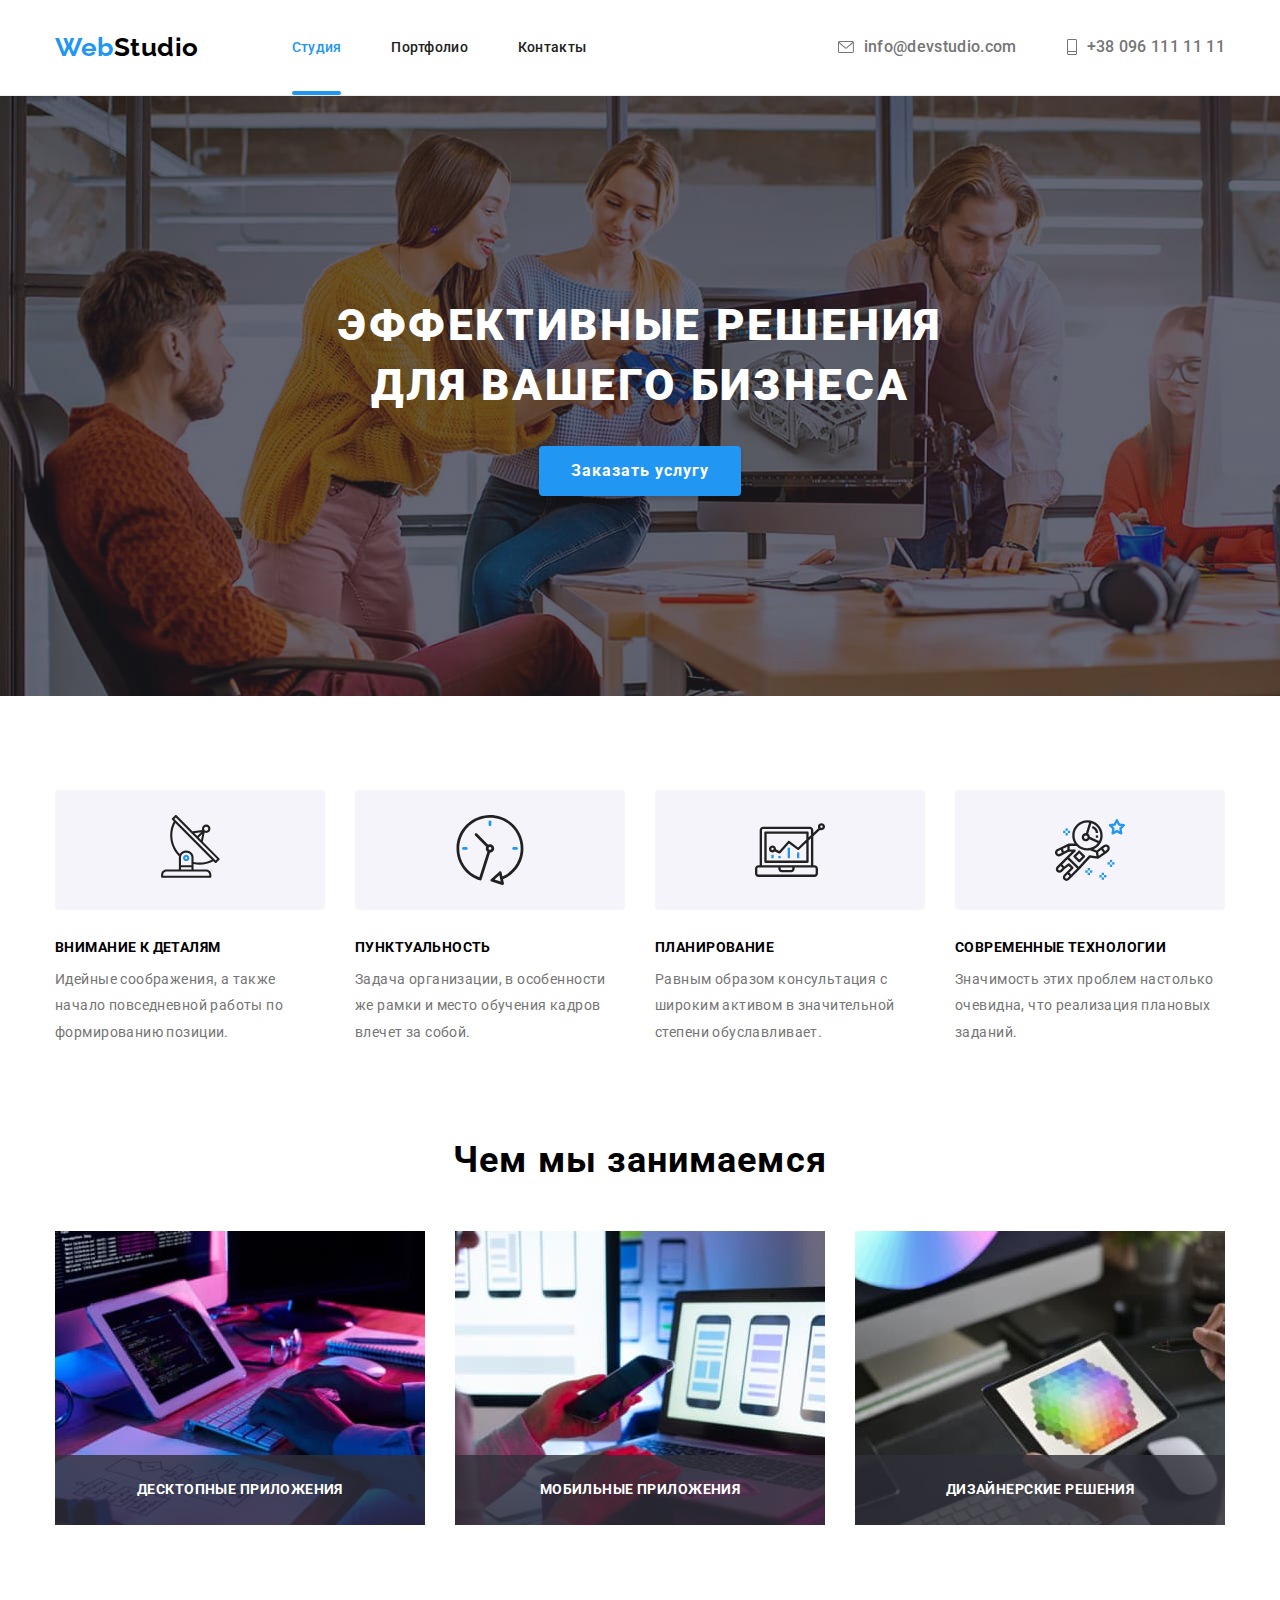
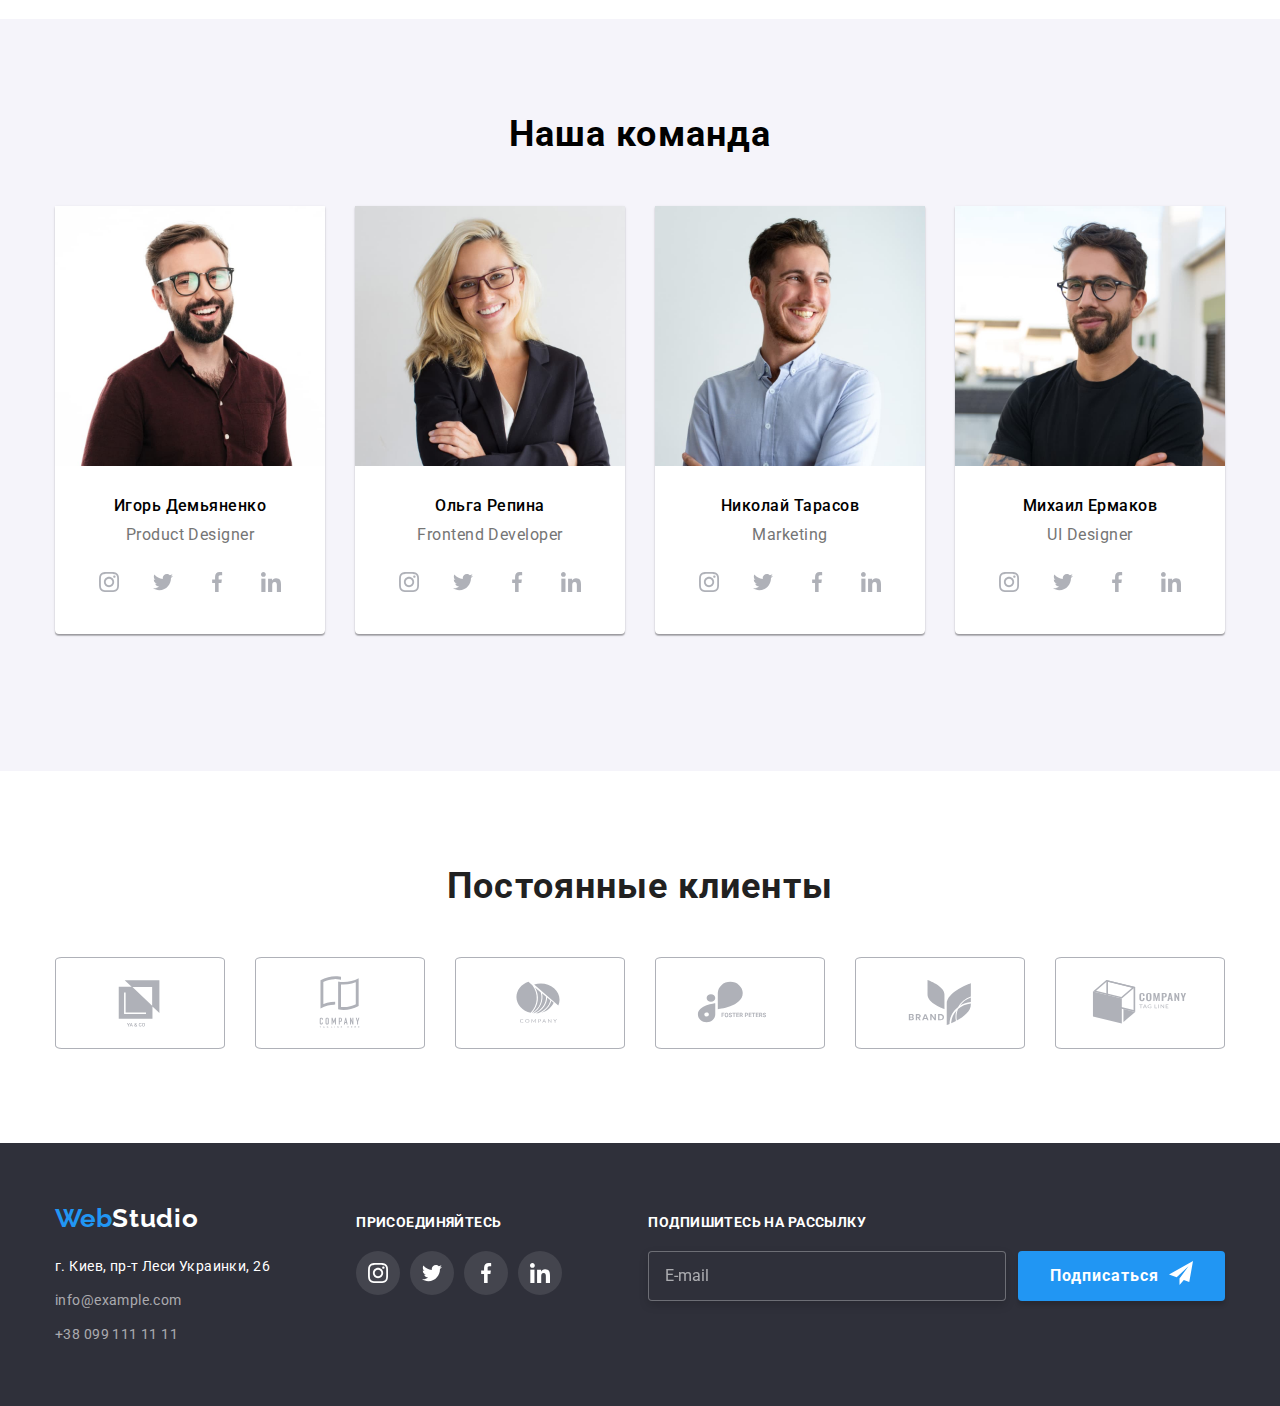
<file: index.html>
<!DOCTYPE html>
<html lang="ru">
  <head>
    <meta charset="UTF-8" />
    <meta http-equiv="X-UA-Compatible" content="IE=edge" />
    <meta name="viewport" content="width=device-width, initial-scale=1.0" />
    <title>Студия</title>
    <link rel="stylesheet" href="https://cdn.jsdelivr.net/npm/modern-normalize@1.1.0/modern-normalize.min.css">
    <link rel="stylesheet" href="./css/reset.css" />
    <link rel="stylesheet" href="./css/style.css" />
    <link rel="preconnect" href="https://fonts.googleapis.com">
    <link rel="preconnect" href="https://fonts.gstatic.com" crossorigin>
    <link href="https://fonts.googleapis.com/css2?family=Raleway:wght@700&family=Roboto:wght@400;500;700;900&display=swap" rel="stylesheet">
  </head>
  <body>
    <header class="head-block">
      <div class="container page-header-container">
        <nav class="page-nav">
          <a href="./index.html" 
            target="_blank"
            rel="noopener noreferrer"
            lang="en" class="logo navigate" >
            Web<span class="logo-studio">Studio</span></a>
          <ul class="page-head-menu">
            <li class="page-head-list">
              <a href="./index.html"
              target="_blank"
              rel="noopener noreferrer" class="navigate current">
              Студия</a>
            </li>
            <li class="page-head-list">
              <a href="./portfolio.html"
              target="_blank"
              rel="noopener noreferrer" class="navigate">Портфолио</a>
            </li>
            <li class="page-head-list">
              <a href="#" class="navigate">Контакты</a>
            </li>
          </ul>
        </nav>
        <ul class="page-head-menu">
          <li class="page-head-list">
            <a href="mailto:info@devstudio.com" class="head-contact">
              <svg class="mail" width="16" height="12">
                <use href="./img/sprite.svg#mail"></use>
              </svg>
              info@devstudio.com</a>
          </li>
          <li class="page-head-list">
            <a href="tel:+380961111111" class="head-contact">
              <svg class="mail" width="10" height="16">
                <use href="./img/sprite.svg#telefon"></use>
              </svg>
              +38 096 111 11 11</a>
          </li>
        </ul>
      </div>
    </header>

    <main>
      <!--Главный банер-->
      <section class="hero">
       <div class="container">
        <h1 class="hero-title">Эффективные решения для вашего бизнеса</h1>
        <button type="button" class="hero-button" data-modal-open>Заказать услугу</button>
       </div>
      </section>
      <!--Ключевые моменты-->
      <section class="key-section">
        <div class="container ">
          <h2 class="visually-hidden">Ключевые моменты</h2>
        <ul class="key-block">
          <li class="key-list">
            <div class="key-svg">
              <svg class="key-svg-icon">
                <use href="./img/sprite.svg#antenna"></use>
              </svg>
            </div>
            <h3 class="key-points-title">Внимание к деталям</h3>
            <p class="key-points-p">Идейные соображения, а также начало повседневной работы по формированию позиции.</p>
          </li>
          <li class="key-list">
            <div class="key-svg">
              <svg class="key-svg-icon">
                <use href="./img/sprite.svg#clock"></use>
              </svg>
            </div>
            <h3 class="key-points-title">Пунктуальность</h3>
            <p class="key-points-p">
              Задача организации, в особенности же рамки и место обучения кадров влечет за собой.
            </p>
          </li>
          <li class="key-list"> 
            <div class="key-svg">
              <svg class="key-svg-icon">
                <use href="./img/sprite.svg#diagram"></use>
              </svg>
            </div>
            <h3 class="key-points-title">Планирование</h3>
            <p class="key-points-p">
              Равным образом консультация с широким активом в значительной степени обуславливает.
            </p>
          </li>
          <li class="key-list">
            <div class="key-svg">
              <svg class="key-svg-icon">
                <use href="./img/sprite.svg#astronaut"></use>
              </svg>
            </div>
            <h3 class="key-points-title">Современные технологии</h3>
            <p class="key-points-p">Значимость этих проблем настолько очевидна, что реализация плановых заданий.</p>
          </li>
        </ul>
        </div>
      </section>
      <!--Чем мы занимаемся-->
      <section class="work-section">
       <div class="container">
        <h2 class="work">Чем мы занимаемся</h2>
        <ul class="work-list">
          <li>
            <div class="work-block">
              <img src="./img/box/box_1.jpg" 
              alt="box_1" width="370" height="294"/>
              <p class="work-overlay">Десктопные приложения</p>
            </div>
            
          </li>
          <li>
            <div class="work-block">
              <img src="./img/box/box_2.jpg" 
            alt="box_2" width="370" height="294" />
              <p class="work-overlay">Мобильные приложения</p>
            </div>
            
          </li>
          <li>
            <div class="work-block">
              <img src="./img/box/box_3.jpg" 
            alt="box_3" width="370" height="294" />
              <p class="work-overlay">Дизайнерские решения</p>
            </div>
            
          </li>
        </ul>
       </div>
      </section>
      <!--Наша команда-->
      <section class="team-div">
        <div class="container">
          <h2 class="team">Наша команда</h2>
          <ul class="team-list">
            <li class="team-block">
              <img src="./img/people/img.jpg" alt="Игорь Демьяненко" width="270" height="260" />
              <div class="text-blok">
                <h3 class="team-title">Игорь Демьяненко</h3>
                <p lang="en" class="team-p">Product Designer</p>
                <ul class="social-list">
                  <li class="social-list-item">
                    <a href="" class="social-list-link">
                      <svg class="social-list-ikon" width="20" height="20">
                        <use href="./img/sprite.svg#instagram"></use>
                      </svg>
                    </a>
                  </li>
                  <li class="social-list-item">
                    <a href="" class="social-list-link">
                      <svg class="social-list-ikon" width="20" height="20">
                        <use href="./img/sprite.svg#twitter"></use>
                      </svg>
                    </a>
                  </li>
                  <li class="social-list-item">
                    <a href="" class="social-list-link">
                      <svg class="social-list-ikon" width="20" height="20">
                        <use href="./img/sprite.svg#facebook"></use>
                      </svg>
                    </a>
                  </li>
                  <li class="social-list-item">
                    <a href="" class="social-list-link">
                      <svg class="social-list-ikon" width="20" height="20">
                        <use href="./img/sprite.svg#linkedin"></use>
                      </svg>
                    </a>
                  </li>
                </ul>
              </div>
            </li>
            <li class="team-block">
              <img src="./img/people/img2.jpg" alt="Ольга Репина" width="270" height="260" />
              <div class="text-blok">
                <h3 class="team-title">Ольга Репина</h3>
                <p lang="en" class="team-p">Frontend Developer</p>
                <ul class="social-list">
                  <li class="social-list-item">
                    <a href="" class="social-list-link">
                      <svg class="social-list-ikon" width="20" height="20">
                        <use href="./img/sprite.svg#instagram"></use>
                      </svg>
                    </a>
                  </li>
                  <li class="social-list-item">
                    <a href="" class="social-list-link">
                      <svg class="social-list-ikon" width="20" height="20">
                        <use href="./img/sprite.svg#twitter"></use>
                      </svg>
                    </a>
                  </li>
                  <li class="social-list-item">
                    <a href="" class="social-list-link">
                      <svg class="social-list-ikon" width="20" height="20">
                        <use href="./img/sprite.svg#facebook"></use>
                      </svg>
                    </a>
                  </li>
                  <li class="social-list-item">
                    <a href="" class="social-list-link">
                      <svg class="social-list-ikon" width="20" height="20">
                        <use href="./img/sprite.svg#linkedin"></use>
                      </svg>
                    </a>
                  </li>
                </ul>
              </div>
            </li>
            <li class="team-block">
              <img src="./img/people/img3.jpg" alt="Николай Тарасов" width="270" height="260" />
              <div class="text-blok">
                <h3 class="team-title">Николай Тарасов</h3>
                <p lang="en" class="team-p">Marketing</p>
                 <ul class="social-list">
                  <li class="social-list-item">
                    <a href="" class="social-list-link">
                      <svg class="social-list-ikon" width="20" height="20">
                        <use href="./img/sprite.svg#instagram"></use>
                      </svg>
                    </a>
                  </li>
                  <li class="social-list-item">
                    <a href="" class="social-list-link">
                      <svg class="social-list-ikon" width="20" height="20">
                        <use href="./img/sprite.svg#twitter"></use>
                      </svg>
                    </a>
                  </li>
                  <li class="social-list-item">
                    <a href="" class="social-list-link">
                      <svg class="social-list-ikon" width="20" height="20">
                        <use href="./img/sprite.svg#facebook"></use>
                      </svg>
                    </a>
                  </li>
                  <li class="social-list-item">
                    <a href="" class="social-list-link">
                      <svg class="social-list-ikon" width="20" height="20">
                        <use href="./img/sprite.svg#linkedin"></use>
                      </svg>
                    </a>
                  </li>
                </ul>
              </div>
            </li>
            <li class="team-block">
              <img src="./img/people/img4.jpg" alt="Михаил Ермаков" width="270" height="260" />
              <div class="text-blok">
                <h3 class="team-title">Михаил Ермаков</h3>
                <p lang="en" class="team-p">UI Designer</p>
                 <ul class="social-list">
                  <li class="social-list-item">
                    <a href="" class="social-list-link">
                      <svg class="social-list-ikon" width="20" height="20">
                        <use href="./img/sprite.svg#instagram"></use>
                      </svg>
                    </a>
                  </li>
                  <li class="social-list-item">
                    <a href="" class="social-list-link">
                      <svg class="social-list-ikon" width="20" height="20">
                        <use href="./img/sprite.svg#twitter"></use>
                      </svg>
                    </a>
                  </li>
                  <li class="social-list-item">
                    <a href="" class="social-list-link">
                      <svg class="social-list-ikon" width="20" height="20">
                        <use href="./img/sprite.svg#facebook"></use>
                      </svg>
                    </a>
                  </li>
                  <li class="social-list-item">
                    <a href="" class="social-list-link">
                      <svg class="social-list-ikon" width="20" height="20">
                        <use href="./img/sprite.svg#linkedin"></use>
                      </svg>
                    </a>
                  </li>
                </ul>
              </div>
            </li>
          </ul>
        </div>
      </section>
      <!-- Постоянные клиенты -->
      <section class="client-section">
        <div class="container">
          <h2 class="client-title">Постоянные клиенты</h2>
        <ul class="client-list">
          <li>
            <a href="" class="client-link">
              <svg width="106" height="60">
              <use href="./img/sprite.svg#logo" class="client-link-ikon"></use>
            </svg>
          </a>
          </li>
          <li>
            <a href="" class="client-link">
              <svg width="106" height="60">
              <use href="./img/sprite.svg#logo-1" class="client-link-ikon"></use>
            </svg>
          </a>
          </li>
          <li>
            <a href="" class="client-link">
              <svg width="106" height="60">
              <use href="./img/sprite.svg#logo-2" class="client-link-ikon"></use>
            </svg>
          </a>
          </li>
          <li>
            <a href="" class="client-link">
              <svg width="106" height="60">
              <use href="./img/sprite.svg#logo-3" class="client-link-ikon"></use>
            </svg>
          </a>
          </li>
          <li>
            <a href="" class="client-link">
              <svg width="106" height="60">
              <use href="./img/sprite.svg#logo-4" class="client-link-ikon"></use>
            </svg>
          </a>
          </li>
          <li>
            <a href="" class="client-link">
              <svg width="106" height="60">
              <use href="./img/sprite.svg#logo-5" class="client-link-ikon"></use>
            </svg>
          </a>
          </li>
        </ul>
        </div>
      </section>
    </main>

    <footer class="footer">
      <div class="container footer-address-svg">
       <div class="footer-block-address">
         <a href="./index.html" lang="en" class="logo-footer">
          Web<span class="logo-footer-studio">Studio</span></a>
          <address>
            <ul>
              <li class="footer-list">
                <a
                  href="https://goo.gl/maps/9yj4zZJV8kwBLQST9"
                  target="_blank"
                  rel="noopener noreferrer"
                  class="address-footer"
                >
                  г. Киев, пр-т Леси Украинки, 26</a
                >
              </li>
              <li class="footer-list">
                <a href="mailto:info@example.com" 
                class="contact-footer">info@example.com</a>
              </li>
              <li>
                <a href="tel:+380991111111" 
                class="contact-footer">+38 099 111 11 11</a>
              </li>
            </ul>
          </address>
       </div>
          <div class="footer-social">
            <h3 class="footer-social-title">ПРИСОЕДИНЯЙТЕСЬ</h3>
              <ul class="social-list">
                <li class="footer-social-list-item">
                  <a href="" class="footer-social-list-link">
                    <svg class="footer-social-list-ikon" width="20" height="20">
                      <use href="./img/sprite.svg#instagram"></use>
                    </svg>
                  </a>
                </li>
                <li class="footer-social-list-item">
                  <a href="" class="footer-social-list-link">
                    <svg class="footer-social-list-ikon" width="20" height="20">
                      <use href="./img/sprite.svg#twitter"></use>
                    </svg>
                  </a>
                </li>
                <li class="footer-social-list-item">
                  <a href="" class="footer-social-list-link">
                    <svg class="footer-social-list-ikon" width="20" height="20">
                      <use href="./img/sprite.svg#facebook"></use>
                    </svg>
                  </a>
                </li>
                <li class="footer-social-list-item">
                  <a href="" class="footer-social-list-link">
                    <svg class="footer-social-list-ikon" width="20" height="20">
                      <use href="./img/sprite.svg#linkedin"></use>
                    </svg>
                  </a>
                </li>
              </ul>
          </div>
          <div class="footer-social-form">
            <p class="footer-social-title">
              Подпишитесь на рассылку</p>
            <form class="footer-form">
              <input 
              type="email" 
              name="email" 
              placeholder="E-mail" 
              required
              class="footer-form-input">
            
              <button type="submit" class="footer-form-button hero-button">Подписаться
                <svg width="24" height="24" class="footer-button-svg">
                  <use href="./img/sprite.svg#airplane"></use>
                </svg>

              </button>
            </form> 
          </div>
      </div>
    </footer>
    <!-- modal window -->
    <div class="backdrop is-hidden" data-modal>
      <div class="modal">
        <button type="button" class="modal-close-btn" data-modal-close>
          <svg class="modal-close-btn-icon" width="11" height="11">
            <use href="./img/sprite.svg#icon-close-button" ></use>
          </svg>
        </button>
      <h1 class="modal-title">
        Оставьте свои данные, мы вам перезвоним</h1>
      <form class="modal-form">
        <label class="modal-form-field">
          <span class="modal-form-input-desc"> Имя</span>
          <span class="modal-form-input-wrapper">
            <input
              type="text"
              name="user_name"
              class="modal-form-input"
              required
              pattern="[a-zA-Zа-яА-Я]+"
              minlength="2"
            />
              <svg class="modal-form-input-icon" width="12" height="12">
                <use href="./img/sprite.svg#human"></use>
              </svg>
          </span>
        </label>
        <label class="modal-form-field">
          <span class="modal-form-input-desc"> Телефон</span>
          <span class="modal-form-input-wrapper">
            <input
              type="tel"
              name="user_phone"
              class="modal-form-input"
              required
              pattern="[0-9]{3}-[0-9]{3}-[0-9]{2}-[0-9]{2}"
              title="xxx-xxx-xx-xx"
            />
            <svg class="modal-form-input-icon" width="13" height="13">
              <use href="./img/sprite.svg#telefon-modal"></use>
            </svg>
          </span>
        </label>
        <label class="modal-form-field">
          <span class="modal-form-input-desc"> Почта </span>
          <span class="modal-form-input-wrapper">
            <input
              type="email"
              name="user_mail"
              class="modal-form-input"
              required
              
            />
            <svg class="modal-form-input-icon"  width="15" height="12">
              <use href="./img/sprite.svg#envelope"></use>
            </svg>
          </span>
        </label>
        <label class="modal-form-field">
          <span class="modal-form-input-desc">Комментарий</span>
          <textarea
            name="user_message"
            class="modal-form-message"
            placeholder="Введите текст"
          ></textarea>
        </label>
        <input
          id="user-policy"
          type="checkbox"
          name="user_policy"
          class="modal-form-check visually-hidden"
        />
        <label for="user-policy" 
        class="modal-form-check-desc">
          Соглашаюсь с рассылкой и принимаю&nbsp;
          <a href="" class="modal-form-check-link">Условия договора </a>
        </label>
        <button type="submit" class="modal-form-submit">
          Отправить</button>
      </form>
      </div>
    </div>
    <script src="./js/modal.js"></script>
  </body>
</html>
</file>
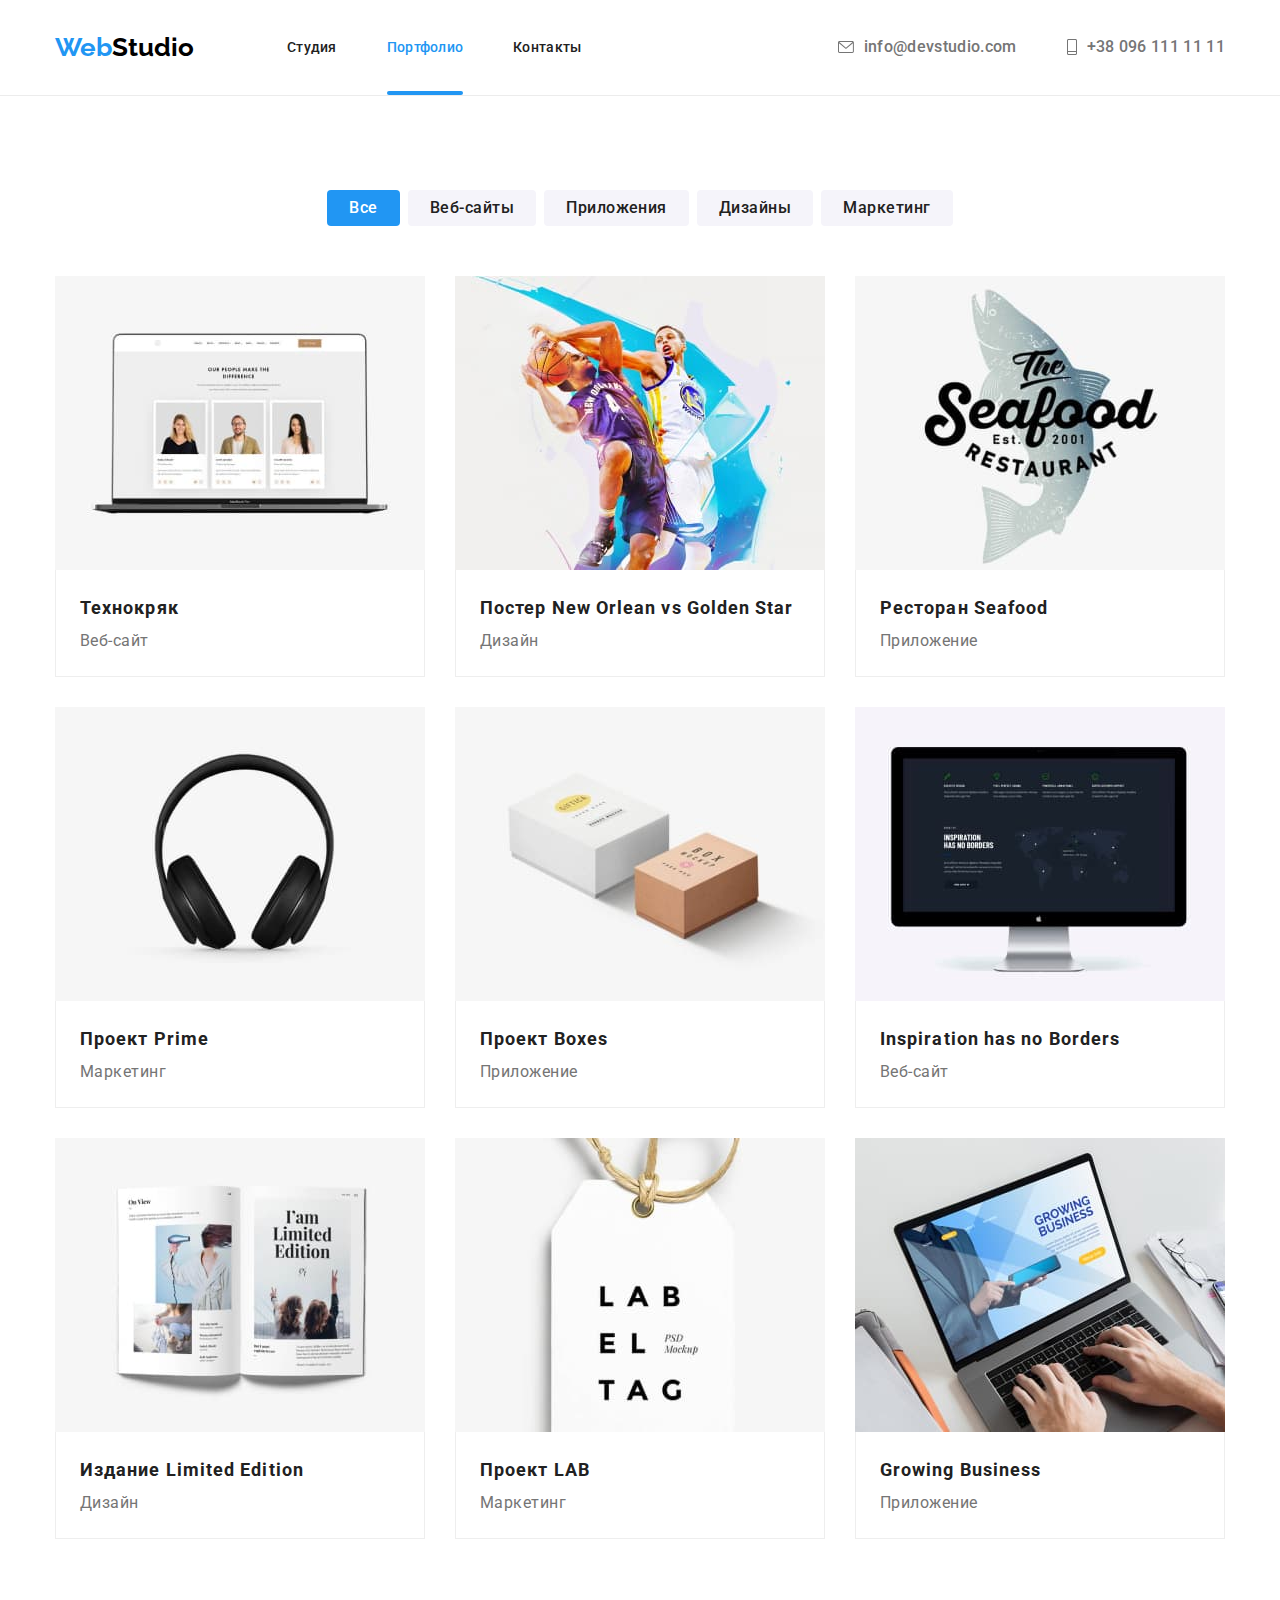
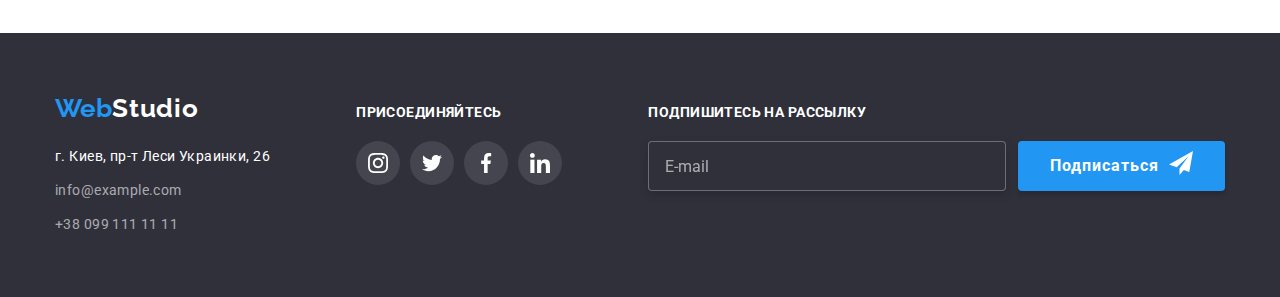
<file: portfolio.html>
<!DOCTYPE html>
<html lang="ru">
<head>
    <meta charset="UTF-8">
    <meta http-equiv="X-UA-Compatible" content="IE=edge">
    <meta name="viewport" content="width=device-width, initial-scale=1.0">
    <title>Портфолио</title>
    <link rel="preconnect" href="https://fonts.googleapis.com">
    <link rel="preconnect" href="https://fonts.gstatic.com" crossorigin>
    <link href="https://fonts.googleapis.com/css2?family=Raleway:wght@700&family=Roboto:wght@400;500;700;900&display=swap" rel="stylesheet">
    <link rel="stylesheet" href="./css/reset.css" />
    <link rel="stylesheet" href="./css/style.css" />
</head>
<body>
  <header class="head-block">
    <div class="container page-header-container">
      <nav class="page-nav">
        <a href="./index.html" 
          target="_blank"
          rel="noopener noreferrer"
          lang="en" class="logo" >
          Web<span class="logo-studio">Studio</span></a>
        <ul class="page-head-menu">
          <li class="page-head-list">
            <a href="./index.html"
            target="_blank"
            rel="noopener noreferrer" class="navigate">
            Студия</a>
          </li>
          <li class="page-head-list">
            <a href="./portfolio.html"
            target="_blank"
            rel="noopener noreferrer" class="navigate current">Портфолио</a>
          </li>
          <li class="page-head-list">
            <a href="#" class="navigate">Контакты</a>
          </li>
        </ul>
      </nav>
      <ul class="page-head-menu">
        <li class="page-head-list">
          <a href="mailto:info@devstudio.com" class="head-contact">
            <svg class="mail" width="16" height="12">
              <use href="./img/sprite.svg#mail"></use>
            </svg>
            info@devstudio.com</a>
        </li>
        <li class="page-head-list">
          <a href="tel:+380961111111" class="head-contact">
            <svg class="mail" width="10" height="16">
              <use href="./img/sprite.svg#telefon"></use>
            </svg>
            +38 096 111 11 11</a>
        </li>
      </ul>
    </div>
  </header>
    <main>
        <section class="portfolio-section">
          <h1 class="visually-hidden">Портфолио</h1>
          <div class="container">
              <ul class="menu-portfolio">
                <li class="portfolio-list">
                  <button type="button" class="button-portfolio current">
                    Все</button>
                </li>
                <li class="portfolio-list">
                  <button type="button" class="button-portfolio">
                    Веб-сайты</button>
                </li>
                <li class="portfolio-list">
                  <button type="button" class="button-portfolio">
                    Приложения</button>
                </li>
                <li class="portfolio-list">
                  <button type="button" class="button-portfolio">
                    Дизайны</button>
                </li>
                <li class="portfolio-list">
                  <button type="button" class="button-portfolio">
                    Маркетинг</button>
                </li>
              </ul>
            
            <ul class="menu-main">
              <li>
                <a href="" class="portfolio-link">
                  <div class="list-img-wrapper">
                    <img src="./img/portfolio/web-site.jpg" alt="Веб-сайты">
                    <p class="overlay">
                      Ресурс предлагает комплексные предложения с разным уровнем функционала и сервисов. Все это позволит посетителю получить исчерпывающие сведения о компании или частном лице.
                    </p>
                  </div>
                <div class="main-text">
                  <h2 class="portfolio-title">Технокряк</h2>
                  <p class="portfolio-text">Веб-сайт</p>
                </div>
                </a>
              </li>
              <li class="main-list">
               <a href="" class="portfolio-link">
                <div class="list-img-wrapper">
                  <img src="./img/portfolio/new-orlean-golden-star.jpg" alt="New Orlean vs Golden Star">
                  <p class="overlay">
                    Ресурс предлагает комплексные предложения с разным уровнем функционала и сервисов. Все это позволит посетителю получить исчерпывающие сведения о компании или частном лице.
                  </p>
                </div>
                
                <div class="main-text">
                  <h2 class="portfolio-title">Постер <span lang="en">New Orlean vs Golden Star</span></h2>
                  <p class="portfolio-text">Дизайн</p>
                </div>
               </a>
              </li>
              <li class="main-list">
                <a href="" class="portfolio-link">
                  <div class="list-img-wrapper">
                    <img src="./img/portfolio/seafood.jpg" alt="логотип ресторана">
                    <p class="overlay">
                      Ресурс предлагает комплексные предложения с разным уровнем функционала и сервисов. Все это позволит посетителю получить исчерпывающие сведения о компании или частном лице.
                    </p>
                  </div>
                 
                <div class="main-text">
                  <h2 class="portfolio-title">Ресторан <span lang="en">Seafood</span></h2>
                  <p class="portfolio-text">Приложение</p> 
                </div>
                </a>
                
              </li>
              <li class="main-list">
                <a href="" class="portfolio-link">
                  <div class="list-img-wrapper">
                    <img src="./img/portfolio/prime.jpg" alt="Наушники">
                    <p class="overlay">
                      Ресурс предлагает комплексные предложения с разным уровнем функционала и сервисов. Все это позволит посетителю получить исчерпывающие сведения о компании или частном лице.
                    </p>
                  </div>
                  
                <div class="main-text">
                  <h2 class="portfolio-title">Проект <span lang="en">Prime</span></h2>
                  <p class="portfolio-text">Маркетинг</p>
                </div>
                </a>
                
              </li>
              <li class="main-list">
                
                  <a href="" class="portfolio-link">
                    <div class="list-img-wrapper">
                      <img src="./img/portfolio/boxes.jpg" alt="Проект Boxes">
                      <p class="overlay">
                        Ресурс предлагает комплексные предложения с разным уровнем функционала и сервисов. Все это позволит посетителю получить исчерпывающие сведения о компании или частном лице.
                      </p>
                    </div>
                    
                  <div class="main-text">
                  <h2 class="portfolio-title">Проект <span lang="en">Boxes</span></h2>
                  <p class="portfolio-text">Приложение</p>
                  </div>
                  </a>
                 
              </li>
              <li class="main-list">
                <a href="" class="portfolio-link">
                  <div class="list-img-wrapper">
                    <img src="./img/portfolio/inspiration-has-no-borders.jpg" alt=" лого компьютер">
                    <p class="overlay">
                      Ресурс предлагает комплексные предложения с разным уровнем функционала и сервисов. Все это позволит посетителю получить исчерпывающие сведения о компании или частном лице.
                    </p>
                  </div>
                 
                <div class="main-text">
                  <h2 lang="en" class="portfolio-title">Inspiration has no Borders</h2>
                  <p class="portfolio-text">Веб-сайт</p>
                </div>
                </a>
                
              </li>
              <li class="main-list">
                <a href="" class="portfolio-link">
                  <div class="list-img-wrapper">
                    <img src="./img/portfolio/limited-edition.jpg" alt="Книга">
                    <p class="overlay">
                      Ресурс предлагает комплексные предложения с разным уровнем функционала и сервисов. Все это позволит посетителю получить исчерпывающие сведения о компании или частном лице.
                    </p>
                  </div>
                  
                <div class="main-text">
                  <h2 class="portfolio-title">Издание <span lang="en">Limited Edition</span></h2>
                  <p class="portfolio-text">Дизайн</p>
                </div>
                </a>
                
              </li>
              <li class="main-list">
                <a href="" class="portfolio-link">
                  <div class="list-img-wrapper">
                    <img src="./img/portfolio/project-lab.jpg" alt="Бирка">
                    <p class="overlay">
                      Ресурс предлагает комплексные предложения с разным уровнем функционала и сервисов. Все это позволит посетителю получить исчерпывающие сведения о компании или частном лице.
                    </p>
                  </div>
                  
                <div class="main-text">
                  <h2 class="portfolio-title">Проект <span lang="en">LAB</span></h2>
                  <p class="portfolio-text">Маркетинг</p>
                </div>
                </a>
                
              </li>
              <li class="main-list">
                <a href="" class="portfolio-link">
                  <div class="list-img-wrapper">
                    <img src="./img/portfolio/growing-business.jpg" alt="Growing Business">
                    <p class="overlay">
                      Ресурс предлагает комплексные предложения с разным уровнем функционала и сервисов. Все это позволит посетителю получить исчерпывающие сведения о компании или частном лице.
                    </p>
                  </div>
                 
                <div class="main-text">
                  <h2 lang="en" class="portfolio-title">Growing Business</h2>
                   <p class="portfolio-text">Приложение</p>
                </div>
                </a>
                
              </li>
            </ul>
          </div>
        </section>
    </main>
    <footer class="footer">
      <div class="container footer-address-svg">
       <div class="footer-block-address">
         <a href="./index.html" lang="en" class="logo-footer">
          Web<span class="logo-footer-studio">Studio</span></a>
          <address>
            <ul>
              <li class="footer-list">
                <a
                  href="https://goo.gl/maps/9yj4zZJV8kwBLQST9"
                  target="_blank"
                  rel="noopener noreferrer"
                  class="address-footer"
                >
                  г. Киев, пр-т Леси Украинки, 26</a
                >
              </li>
              <li class="footer-list">
                <a href="mailto:info@example.com" 
                class="contact-footer">info@example.com</a>
              </li>
              <li>
                <a href="tel:+380991111111" 
                class="contact-footer">+38 099 111 11 11</a>
              </li>
            </ul>
          </address>
       </div>
          <div class="footer-social">
            <h3 class="footer-social-title">ПРИСОЕДИНЯЙТЕСЬ</h3>
              <ul class="social-list">
                <li class="footer-social-list-item">
                  <a href="" class="footer-social-list-link">
                    <svg class="footer-social-list-ikon" width="20" height="20">
                      <use href="./img/sprite.svg#instagram"></use>
                    </svg>
                  </a>
                </li>
                <li class="footer-social-list-item">
                  <a href="" class="footer-social-list-link">
                    <svg class="footer-social-list-ikon" width="20" height="20">
                      <use href="./img/sprite.svg#twitter"></use>
                    </svg>
                  </a>
                </li>
                <li class="footer-social-list-item">
                  <a href="" class="footer-social-list-link">
                    <svg class="footer-social-list-ikon" width="20" height="20">
                      <use href="./img/sprite.svg#facebook"></use>
                    </svg>
                  </a>
                </li>
                <li class="footer-social-list-item">
                  <a href="" class="footer-social-list-link">
                    <svg class="footer-social-list-ikon" width="20" height="20">
                      <use href="./img/sprite.svg#linkedin"></use>
                    </svg>
                  </a>
                </li>
              </ul>
          </div>
          <div class="footer-social-form">
            <p class="footer-social-title">
              Подпишитесь на рассылку</p>
            <form class="footer-form">
              <input 
              type="email" 
              name="email" 
              placeholder="E-mail" 
              required
              class="footer-form-input">
            
              <button type="submit" class="footer-form-button hero-button">Подписаться
                <svg width="24" height="24" class="footer-button-svg">
                  <use href="./img/sprite.svg#airplane"></use>
                </svg>

              </button>
            </form> 
          </div>
      </div>
    </footer>
</body>
</html>
</file>
<file: css/style.css>
:root{
--accent-color: #212121;
--white-color: #FFFFFF;
--main-color:#2196F3;
--top-color: #F5F4FA;
--secondary-color:#757575;
--transition:250ms cubic-bezier(0.4, 0, 0.2, 1)
}

body{
font-family: Roboto, sans-serif;


}
img{
width:min-content;}
                                /* Изменение стилей кнопки и ссылок */
.navigate{
color: var(--accent-color);
font-weight: 500;
font-size: 14px;
line-height: 1.14;
padding: 32px 0;
letter-spacing: 0.02em;
transition: color var(--transition);
position: relative;
}

.current.navigate::after{
content: '';
display: block;
width: 100%;
height: 4px;
margin-bottom: -4px;
background-color: var(--main-color);
border-radius: 2px;
position: absolute;
bottom: 0;
transform: translate(0, 100%);
}

.navigate:hover,
.navigate:focus{
color: var(--main-color);}

button{
color:var(--accent-color);
background-color: var(--top-color);
cursor: pointer;
}

button:hover,
button:focus{
color: var(--white-color);
background-color: var(--main-color);
box-shadow: 0px 3px 1px rgba(0, 0, 0, 0.1), 0px 1px 2px rgba(0, 0, 0, 0.08), 0px 2px 2px rgba(0, 0, 0, 0.12);
border-radius: 4px;}

.logo{
color: var(--main-color);
font-family: 'Raleway', sans-serif;
font-weight: 700;
font-size: 26px;
line-height: 1.19;
margin-right: 93px;
padding: 32px 0;}
.logo-studio{
color: #000000;
}

                            /* header */
.head-block{
border-bottom: 1px solid #ECECEC;
}
.container {
  width: 1200px;
  margin-left: auto;
  margin-right: auto;
  padding-left: 15px;
  padding-right: 15px;
}
.page-header-container{
  display: flex;
  align-items: center;
  justify-content: space-between;
  
}
.page-nav{
  display: flex;
  align-items: center;
}
.page-head-menu{
  display: flex;
  align-items: center;
}
.page-head-list:not(:last-child){
margin-right: 50px;
}

.head-contact{ 
color: var(--secondary-color);
padding: 32px 0;
font-weight: 500;
line-height: 1.14;
letter-spacing: 0.02em;
display: flex;
align-items: center;
transition: color var(--transition);
}

.head-contact:hover,
.head-contact:focus{
color: var(--main-color);}

.mail{
  margin-right: 10px;
  fill: currentColor;
}
/* .tell{
  margin-right: 10px;
  fill: currentColor;
} */




                        /* Главный банер */
              /* main */

.hero{ 
  background-color: #2F303A;
  height: 600px;
  padding: 200px 0;
  text-align: center;
  background-image: linear-gradient(rgba(47, 48, 58, 0.4),
   rgba(47, 48, 58, 0.4)),
  url(../img/hero.jpg);
  background-size: cover;

}
.hero-title{text-transform: uppercase;
  font-style: normal;
  font-weight: 900;
  font-size: 44px;
  line-height:1.36;
  color: var(--white-color);
  max-width: 693px;
  margin-bottom: 30px;
  margin-left: auto;
  margin-right: auto;
  letter-spacing: 0.06em;
}

.hero-button{
  font-weight: 700;
  font-size: 16px;
  line-height: 1.88;
  font-family: inherit;
  letter-spacing: 0.06em;
  color: var(--white-color);
  background: var(--main-color);
  box-shadow: 0px 4px 4px rgba(0, 0, 0, 0.15);
  border-radius: 4px;
  border: none;
  padding: 10px 32px;
}
.hero-button:hover{background-color: #188CE8;}
            /* Ключевые моменты */
.key-section{
padding: 94px 0;}

.key-block{display: flex;
  justify-content: space-between;

}
.key-list:not(:last-child){
margin-right: 30px;}

.key-svg{
display: flex;
justify-content: center;
align-items: center;
width: 270px;
height: 120px;
background: #F5F4FA;
border-radius: 4px;
margin-bottom: 30px;

}
.key-svg-icon{
  width: 70px;
  height: 70px;
}

.visually-hidden {
position: absolute;
width: 1px;
height: 1px;
padding: 0;
margin: -1px;
overflow: hidden;
clip: rect(0, 0, 0, 0);
white-space: nowrap;
border: 0;
}
.key-points-title{
  font-style: normal;
  font-weight: 700;
  font-size: 14px;
  line-height: 1.14;
  letter-spacing: 0.03em;
  text-transform: uppercase;
  margin-bottom: 10px;
}
.key-points-p{
  font-family: 'Roboto';
  font-style: normal;
  font-weight: 400;
  font-size: 14px;
  line-height: 1.9;
  letter-spacing: 0.03em;
  color: var(--secondary-color);
  
  }
             /* Чем мы занимаемся */
.work-section{
padding-bottom: 94px;}
.work{
  font-style: normal;
  font-weight: 700;
  font-size: 36px;
  line-height: 1.16;
  text-align: center;
  letter-spacing: 0.03em;
  margin-bottom: 50px;
}
.work-list{
display: flex;
flex-wrap: wrap;
gap: 30px;}

.work-block{
position: relative;

}

.work-overlay{
  position: absolute;
  display: flex;
  font-style: normal;
  font-weight: 700;
  font-size: 14px;
  line-height: 1.14;
  text-align: center;
  letter-spacing: 0.03em;
  text-transform: uppercase;
  color: var(--white-color);
  width: 100%;
  height: 70px;
  bottom: 0;
  background-color: rgba(47, 48, 58, 0.8);
  align-items: center;
  justify-content: center;
}


              /* Наша команда */
.team{
  font-style: normal;
  font-weight: 700;
  font-size: 36px;
  line-height: 1.17;
  text-align: center;
  letter-spacing: 0.03em;
  margin-bottom: 50px;
}
.team-div{background-color: var(--top-color);
  display: flex;
  justify-content: space-between;
  align-items: center;
  padding: 94px 0;
}
.team-list{
display: flex;
flex-wrap: wrap;
gap: 30px;
margin-bottom: 43px;
}
.team-block{
background-color: var(--white-color);
flex-basis: calc((100% - 90px) / 4);
box-shadow: 0px 1px 3px rgba(0, 0, 0, 0.12), 0px 1px 1px rgba(0, 0, 0, 0.14), 0px 2px 1px rgba(0, 0, 0, 0.2);
border-radius: 0px 0px 4px 4px;
}

.team-title{
  font-style: normal;
  font-weight: 500;
  font-size: 16px;
  line-height: 1.19;
  text-align: center;
  letter-spacing: 0.03em;
  margin-bottom: 10px;
}
.team-p{
  font-style: normal;
  font-weight: 400;
  font-size: 16px;
  line-height: 1.19;
  text-align: center;
  letter-spacing: 0.03em;
  color: var(--secondary-color);
  margin-bottom: 16px;
}
.text-blok{
padding: 30px 0;}

.social-list{
display: flex;
justify-content: center;
gap: 10px;}

.social-list-link{
display: flex;
justify-content: center;
align-items: center;
width: 44px;
height: 44px;
border-radius: 50%;
background-color: #FFFFFF;
transition: background-color var(--transition),
fill var(--transition);
}

.social-list-link:hover,
.social-list-link:focus{
background-color: var(--main-color);}

.social-list-link:hover .social-list-ikon,
.social-list-link:focus .social-list-ikon{
fill: #FFFFFF;}

.social-list-ikon{
fill: #AFB1B8;
}
/* ===========Постоянные клиенты===========  */
.client-section{
padding: 94px 0;}

.client-title{
  font-family: 'Roboto';
  font-style: normal;
  font-weight: 700;
  font-size: 36px;
  line-height: 1.17;
  text-align: center;
  letter-spacing: 0.03em;
  color: var(--accent-color);
  margin-bottom: 50px;}
.client-list{
  display: flex;
  gap: 30px;
}

.client-link{
display: flex;
justify-content: center;
align-items: center;
width: 170px;
height: 92px;
border:1px solid #AFB1B8;
border-radius: 4%;
background-color: #FFFFFF;
transition: border var(--transition);
}

.client-link:hover,
.client-link:focus{
  border:1px solid var(--main-color);
}
.client-link-ikon{
fill: #AFB1B8;
transition: fill var(--transition);}
.client-link:hover .client-link-ikon,
.client-link:focus .client-link-ikon{
fill: var(--main-color);
}



/* ===========Постоянные клиенты===========  */

/*============== footer=========== */
.footer{
  background-color: #2F303A;
  padding: 60px 0;
}
.footer-address-svg{
display: flex;
justify-content: space-between;}
.footer-block-address{
  display: flex;
  flex-direction: column;
 }

.logo-footer{color: var(--main-color);
  font-family: 'Raleway';
  font-style: normal;
  font-weight: 700;
  font-size: 26px;
  line-height: 1.19;
  margin-bottom: 20px;
}
.logo-footer-studio{
  font-family: 'Raleway';
font-style: normal;
font-weight: 700;
font-size: 26px;
line-height: 1.19;
letter-spacing: 0.03em;
color: var(--white-color);
}

.footer-list{
margin-bottom: 9px;}
.address-footer{font-style: normal;
  font-weight: 400;
  font-size: 14px;
  line-height: 1.71;
  letter-spacing: 0.03em;
  color: var(--white-color);
}
  .contact-footer{
    font-style: normal;
    font-weight: 400;
    font-size: 14px;
    line-height: 1.71;
    letter-spacing: 0.03em;
    color: rgba(255, 255, 255, 0.6);
  }
  .footer-social{
  padding-top: 12px;
  }

  .footer-social-title{
    font-family: 'Roboto';
    font-style: normal;
    font-weight: 700;
    font-size: 14px;
    line-height: 1.14;
    letter-spacing: 0.03em;
    text-transform: uppercase;
    color: #FFFFFF;
  margin-bottom: 20px;}
  

  .footer-social-list-link{
    display: flex;
    justify-content: center;
    align-items: center;
    width: 44px;
    height: 44px;
    border-radius: 50%;
    background: rgba(255, 255, 255, 0.1);
    transition: background-color var(--transition),
    fill var(--transition);
    }
    
    .footer-social-list-link:hover,
    .footer-social-list-link:focus{
    background-color: var(--main-color);}
    

    .footer-social-list-ikon{
    fill: #FFFFFF;}
 
.footer-form{
display: flex;}

.footer-social-form{
padding-top: 12px;}


.footer-form-input{
width: 358px;
height: 50px;
padding: 15px 16px;
background-color: #2F303A ;
color: white;
border: 1px solid rgba(255, 255, 255, 0.3);
filter: drop-shadow(0px 4px 4px rgba(0, 0, 0, 0.15));
border-radius: 4px;
margin-right: 12px;
}

.footer-form-input::placeholder{
color: rgba(255, 255, 255, 0.6);
;}

.footer-form-button{
display: flex;
}
.footer-button-svg{
margin-left: 10px;}
    
/*============== footer=========== */


/*============== modal window=========== */
.backdrop{
position: fixed;
top: 0;
left: 0;
z-index: 100;
width: 100%;
height: 100%;
background-color: rgba(0, 0, 0, 0.2);
transition: opasity var(--transition),
visibility var(--transition);
}

.backdrop.is-hidden{
opacity: 0;
visibility: hidden;
pointer-events: none;
}

.modal{
  position: absolute;
  top: 50%;
  left: 50%;
  transform: translate(-50%, -50%);
  width: 528px;
  height: 580px;
  background-color: rgb(255,255,255);
  padding: 40px;
}
.modal-close-btn{
  position: absolute;
  top: 8px;
  right: 8px;
  display: flex;
  justify-content: center;
  align-items: center;
  width: 30px;
  height: 30px;
  border-radius: 50%;
  background-color: transparent;
  border: 1px solid rgba(0, 0, 0, 0.1);
  padding: 0;
  transition: border-color var(--transition);
}

.modal-close-btn-icon{
transition: fill var(--transition);}

.modal-close-btn:hover,
.modal-close-btn:focus{
background-color: var(--white-color);
}
.modal-close-btn:hover .modal-close-btn-icon,
.modal-close-btn:focus .modal-close-btn-icon{
fill: var(--main-color);
}

.modal-title{
  font-style: normal;
  font-weight: 700;
  font-size: 20px;
  line-height: 1.15;
  text-align: center;
  letter-spacing: 0.03em;
  color: var(--accent-color);
  margin-bottom: 12px;}

.modal-form {
  display: flex;
  flex-direction: column;
}

.modal-form-field {
  margin-bottom: 10px;
}

.modal-form-input-desc {
  display: block;
  font-style: normal;
  font-weight: 400;
  font-size: 12px;
  line-height: 14px;
  letter-spacing: 0.01em; 
  color: var(--secondary-color);
  margin-bottom: 4px;
}

.modal-form-input-wrapper {
  display: block;
  position: relative;
}

.modal-form-input {
  width: 100%;
  height: 40px;
  border: 1px solid rgba(33, 33, 33, 0.2);
  border-radius: 4px;
  padding-left: 42px;
  transition: border-color var(--transition);
}

.modal-form-input:focus {
  outline: none;
  border-color: var(--main-color);
}

.modal-form-input-icon {
  position: absolute;
  top: 50%;
  left: 12px;
  transform: translateY(-50%);
  display: block;
  transition: feel var(--transition);
}

.modal-form-input:focus + .modal-form-input-icon {
  fill: var(--main-color);
}

.modal-form-message {
  width: 100%;
  height: 120px;
  padding: 12px 16px;
  resize: none;
  border-radius: 4px;
  border: 1px solid rgba(33, 33, 33, 0.2);
  transition: border-color var(--transition);
}

.modal-form-message::placeholder {
  font-size: 12px;
  color: rgba(117, 117, 117, 0.5);
}

.modal-form-message:focus {
  outline: none;
  border-color: var(--main-color);
}

.modal-form-check-desc {
  display: flex;
  align-items: center;
  font-size: 14px;
  margin-bottom: 30px;
  margin-left: 12px;
  color: #757575;
}
.modal-form-check-link{
color: var(--main-color);}

.modal-form-check-desc::before {
  display: block;
  width: 16px;
  height: 15px;
  border: 2px solid var(--accent-color);
  border-radius: 2px;
  content: '';
  cursor: pointer;
  background: #FFFFFF;
  margin-right: 7px;
}

.modal-form-check:checked + .modal-form-check-desc::before {
  background-image: url(../img/check.svg);
  background-color: var(--main-color);
  background-repeat: no-repeat;
  background-position: center;
  border: none;
  
}

.modal-form-check:focus + .modal-form-check-desc::before {
  outline: 2px solid rgba(0, 0, 255, 0.5);
}

.modal-form-submit {
  font-weight: 700;
  font-size: 16px;
  line-height: 1.88;
  font-family: inherit;
  letter-spacing: 0.06em;
  min-width: 160px;
  align-self: center;
  padding:10px 55px;
  color: var(--white-color);
  background: var(--main-color);
  box-shadow: 0px 4px 4px rgba(0, 0, 0, 0.15);
  border-radius: 4px;
  transition: color var(--transition), 
  background-color var(--transition);
  border: none;
}

.modal-form-submit:hover,
.modal-form-submit:focus {
  background-color: background-color #188CE8;
}
/*============== modal window=========== */



/* =========================portfolio ===============*/
  
  
.portfolio-section{
  padding: 94px 0;
}
.menu-portfolio{
display: flex;
justify-content: center;
margin-bottom: 50px;
}
.portfolio-list:not(:last-child){
  margin-right: 8px;}
  .navigate.current{ color:var(--main-color);
  }
  .button-portfolio.current{ color: var(--white-color);
    background-color:var(--main-color);
  }
  
  .button-portfolio{
    font-style: inherit;
    font-weight: 500;
    font-size: 16px;
    text-align: center;
    letter-spacing: 0.03em;
    color: var(--accent-color);
    background-color: var(--top-color);
    transition: color var(--transition),
    background-color var(--transition);
    
    border-radius: 4px;
    border: none;
    padding: 6px 22px;
  }
  .menu-main{
  display: flex;
  flex-wrap: wrap;
  row-gap: 30px;
  column-gap: 30px;
  }

  .main-text{
  padding: 20px 24px;
  border: 1px solid #EEEEEE;
  border-top: none;
  }
  
  
  
  .portfolio-title{
    font-style: normal;
    font-weight: 700;
    font-size: 18px;
    line-height: 2;
    letter-spacing: 0.06em;
    color: var(--accent-color);}
  .portfolio-text{
    font-style: normal;
    font-weight: 400;
    font-size: 16px;
    line-height: 1.88;
    letter-spacing: 0.03em;
    color: var(--secondary-color);
  }

  .portfolio-link:hover,
  .portfolio-link:focus{
    display: block;
    box-shadow: 
    0px 1px 1px rgba(0, 0, 0, 0.12), 
    0px 4px 4px rgba(0, 0, 0, 0.06), 
    1px 4px 6px rgba(0, 0, 0, 0.16);
  }


  .list-img-wrapper {
    position: relative;
    overflow: hidden;
  }

  .overlay {
    position: absolute;
    left: 0;
    top: 0;
    width: 100%;
    height: 100%;
    transform: translate(0, 100%);
    transition: transform var(--transition);
  
    font-family: 'Roboto';
    font-style: normal;
    font-weight: 400;
    font-size: 18px;
    line-height: 1.55;
    letter-spacing: 0.03em;
    color: #FFFFFF;
    padding: 63px 24px;
    background-color: rgba(33, 150, 243, 0.9);

    
  }

  .portfolio-link:hover .overlay,
  .portfolio-link:focus .overlay{
    transform: translate(0, 0);
  }
</file>
